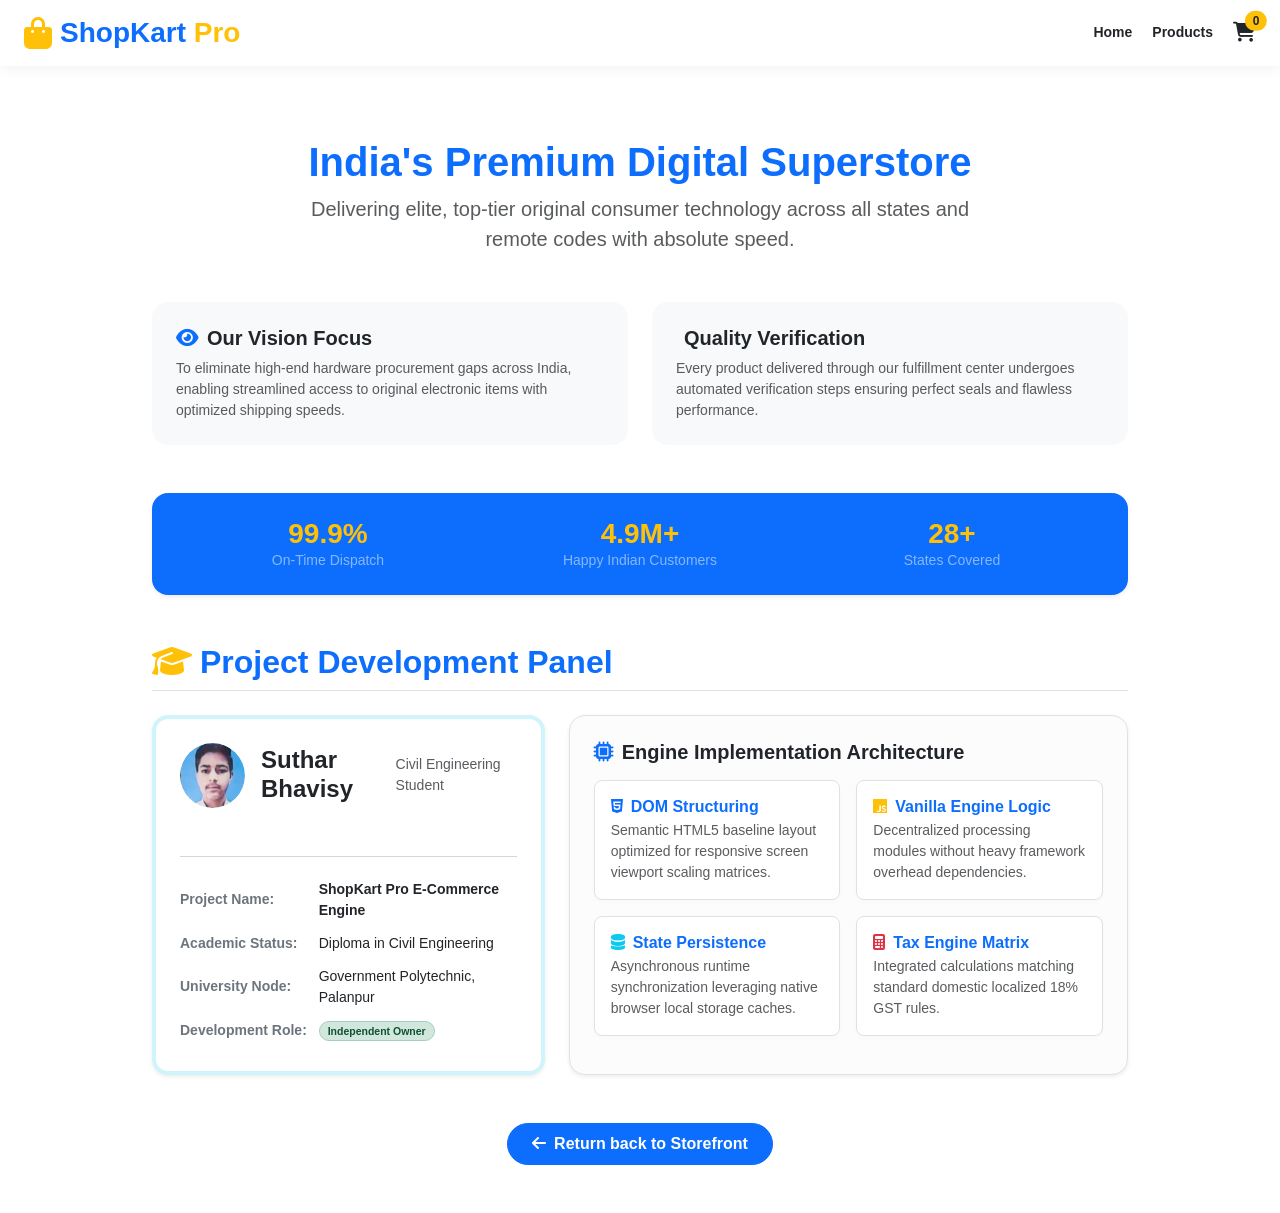
<file: about.html>
<!DOCTYPE html>
<html lang="en">
<head>
    <meta charset="UTF-8">
    <meta name="viewport" content="width=device-width, initial-scale=1.0">
    <title>Profile & Credits | ShopKart Pro</title>
    <link href="https://cdn.jsdelivr.net/npm/bootstrap@5.3.3/dist/css/bootstrap.min.css" rel="stylesheet">
    <link rel="stylesheet" href="https://cdnjs.cloudflare.com/ajax/libs/font-awesome/6.6.0/css/all.min.css">
    <link rel="stylesheet" href="https://cdnjs.cloudflare.com/ajax/libs/animate.css/4.1.1/animate.min.css">
    <link rel="stylesheet" href="Assets/css/style.css">
    <link rel="stylesheet" href="Assets/css/responsive.css">
</head>
<body>

    <header class="main-header py-3">
        <div class="container">
            <div class="row align-items-center">
                <div class="col-6 col-md-4">
                    <a href="index.html" class="navbar-brand text-decoration-none text-primary d-flex align-items-center">
                        <i class="fas fa-shopping-bag fa-2x me-2 text-warning"></i>
                        <h3 class="m-0 fw-bold">ShopKart <span class="text-warning">Pro</span></h3>
                    </a>
                </div>
                <div class="col-6 col-md-8 text-end">
                    <nav class="d-flex align-items-center gap-3 justify-content-end">
                        <a href="index.html" class="text-dark text-decoration-none small fw-bold">Home</a>
                        <a href="products.html" class="text-dark text-decoration-none small fw-bold">Products</a>
                        <a href="cart.html" class="text-dark text-decoration-none position-relative">
                            <i class="fas fa-shopping-cart fa-lg"></i>
                            <span class="position-absolute top-0 start-100 translate-middle badge rounded-pill bg-warning text-dark cart-count">0</span>
                        </a>
                    </nav>
                </div>
            </div>
        </div>
    </header>

    <div class="container my-5 pt-4" style="max-width: 1000px;">
        <div class="text-center mb-5 animate__animated animate__fadeIn">
            <h1 class="fw-bold text-primary mb-2">India's Premium Digital Superstore</h1>
            <p class="lead text-muted mx-auto" style="max-width: 700px;">Delivering elite, top-tier original consumer technology across all states and remote codes with absolute speed.</p>
        </div>

        <div class="row g-4 mb-5">
            <div class="col-md-6">
                <div class="card p-4 bg-light border-0 h-100 rounded-4">
                    <h5 class="fw-bold text-dark mb-2"><i class="fas fa-eye text-primary me-2"></i>Our Vision Focus</h5>
                    <p class="small text-muted mb-0">To eliminate high-end hardware procurement gaps across India, enabling streamlined access to original electronic items with optimized shipping speeds.</p>
                </div>
            </div>
            <div class="col-md-6">
                <div class="card p-4 bg-light border-0 h-100 rounded-4">
                    <h5 class="fw-bold text-dark mb-2"><i class="fas fa-check-shield text-primary me-2"></i>Quality Verification</h5>
                    <p class="small text-muted mb-0">Every product delivered through our fulfillment center undergoes automated verification steps ensuring perfect seals and flawless performance.</p>
                </div>
            </div>
        </div>

        <div class="card p-4 shadow-sm bg-primary text-white text-center border-0 rounded-4 mb-5">
            <div class="row g-2">
                <div class="col-4">
                    <h3 class="fw-bold m-0 text-warning">99.9%</h3>
                    <p class="small mb-0 text-white-50">On-Time Dispatch</p>
                </div>
                <div class="col-4">
                    <h3 class="fw-bold m-0 text-warning">4.9M+</h3>
                    <p class="small mb-0 text-white-50">Happy Indian Customers</p>
                </div>
                <div class="col-4">
                    <h3 class="fw-bold m-0 text-warning">28+</h3>
                    <p class="small mb-0 text-white-50">States Covered</p>
                </div>
            </div>
        </div>

       <section class="my-5 animate__animated animate__fadeIn">
            <div class="border-bottom pb-2 mb-4">
                <h2 class="fw-bold text-primary m-0"><i class="fas fa-graduation-cap text-warning me-2"></i>Project Development Panel</h2>
            </div>
            
            <div class="row g-4">
                <div class="col-lg-5">
                    <div class="card p-4 h-100 shadow-sm border-primary-subtle border-start border-4 rounded-4 bg-white">
                        <div class="d-flex align-items-center mb-3">
                           <div class="d-flex align-items-center mb-3">
                            <div class="bg-primary-subtle text-primary rounded-circle me-3 overflow-hidden d-flex align-items-center justify-content-center" style="width: 65px; height: 65px; min-width: 65px;">
                                <img src="Assets/img/lo.jpg" alt="Bhavisy Suthar" class="rounded-circle" style="width: 100%; height: 100%; object-fit: cover;">
                            </div>
                                <h4 class="fw-bold m-0 text-dark">Suthar Bhavisy</h4>
                                <p class="text-muted small m-0">Civil Engineering Student</p>
                            </div>
                        </div>
                        <hr class="text-muted">
                        <table class="table table-borderless table-sm small mb-0">
                            <tr>
                                <th class="text-secondary fw-semibold ps-0" style="width: 40%;">Project Name:</th>
                                <td class="text-dark fw-bold">ShopKart Pro E-Commerce Engine</td>
                            </tr>
                            <tr>
                                <th class="text-secondary fw-semibold ps-0">Academic Status:</th>
                                <td class="text-dark">Diploma in Civil Engineering</td>
                            </tr>
                            <tr>
                                <th class="text-secondary fw-semibold ps-0">University Node:</th>
                                <td class="text-dark">Government Polytechnic, Palanpur</td>
                            </tr>
                            <tr>
                                <th class="text-secondary fw-semibold ps-0">Development Role:</th>
                                <td class="text-dark"><span class="badge bg-success-subtle text-success border border-success-subtle rounded-pill px-2">Independent Owner</span></td>
                            </tr>
                        </table>
                    </div>
                </div>

                <div class="col-lg-7">
                    <div class="card p-4 h-100 shadow-sm rounded-4 bg-light-subtle border">
                        <h5 class="fw-bold mb-3 text-dark"><i class="fas fa-microchip text-primary me-2"></i>Engine Implementation Architecture</h5>
                        <div class="row g-3">
                            <div class="col-sm-6">
                                <div class="p-3 bg-white border rounded-3 shadow-2xs">
                                    <h6 class="fw-bold mb-1 text-primary"><i class="fab fa-html5 text-orange me-2"></i>DOM Structuring</h6>
                                    <p class="text-muted small mb-0">Semantic HTML5 baseline layout optimized for responsive screen viewport scaling matrices.</p>
                                </div>
                            </div>
                            <div class="col-sm-6">
                                <div class="p-3 bg-white border rounded-3 shadow-2xs">
                                    <h6 class="fw-bold mb-1 text-primary"><i class="fab fa-js text-warning me-2"></i>Vanilla Engine Logic</h6>
                                    <p class="text-muted small mb-0">Decentralized processing modules without heavy framework overhead dependencies.</p>
                                </div>
                            </div>
                            <div class="col-sm-6">
                                <div class="p-3 bg-white border rounded-3 shadow-2xs">
                                    <h6 class="fw-bold mb-1 text-primary"><i class="fas fa-database text-info me-2"></i>State Persistence</h6>
                                    <p class="text-muted small mb-0">Asynchronous runtime synchronization leveraging native browser local storage caches.</p>
                                </div>
                            </div>
                            <div class="col-sm-6">
                                <div class="p-3 bg-white border rounded-3 shadow-2xs">
                                    <h6 class="fw-bold mb-1 text-primary"><i class="fas fa-calculator text-danger me-2"></i>Tax Engine Matrix</h6>
                                    <p class="text-muted small mb-0">Integrated calculations matching standard domestic localized 18% GST rules.</p>
                                </div>
                            </div>
                        </div>
                    </div>
                </div>
            </div>
        </section>
        
        <div class="text-center mt-5">
            <a href="index.html" class="btn btn-primary px-4 py-2 rounded-pill fw-bold"><i class="fas fa-arrow-left me-2"></i>Return back to Storefront</a>
        </div>
    </div>

    <script src="Assets/js/products.js"></script>
    <script src="Assets/js/cart.js"></script>
</body>
</html>
</file>
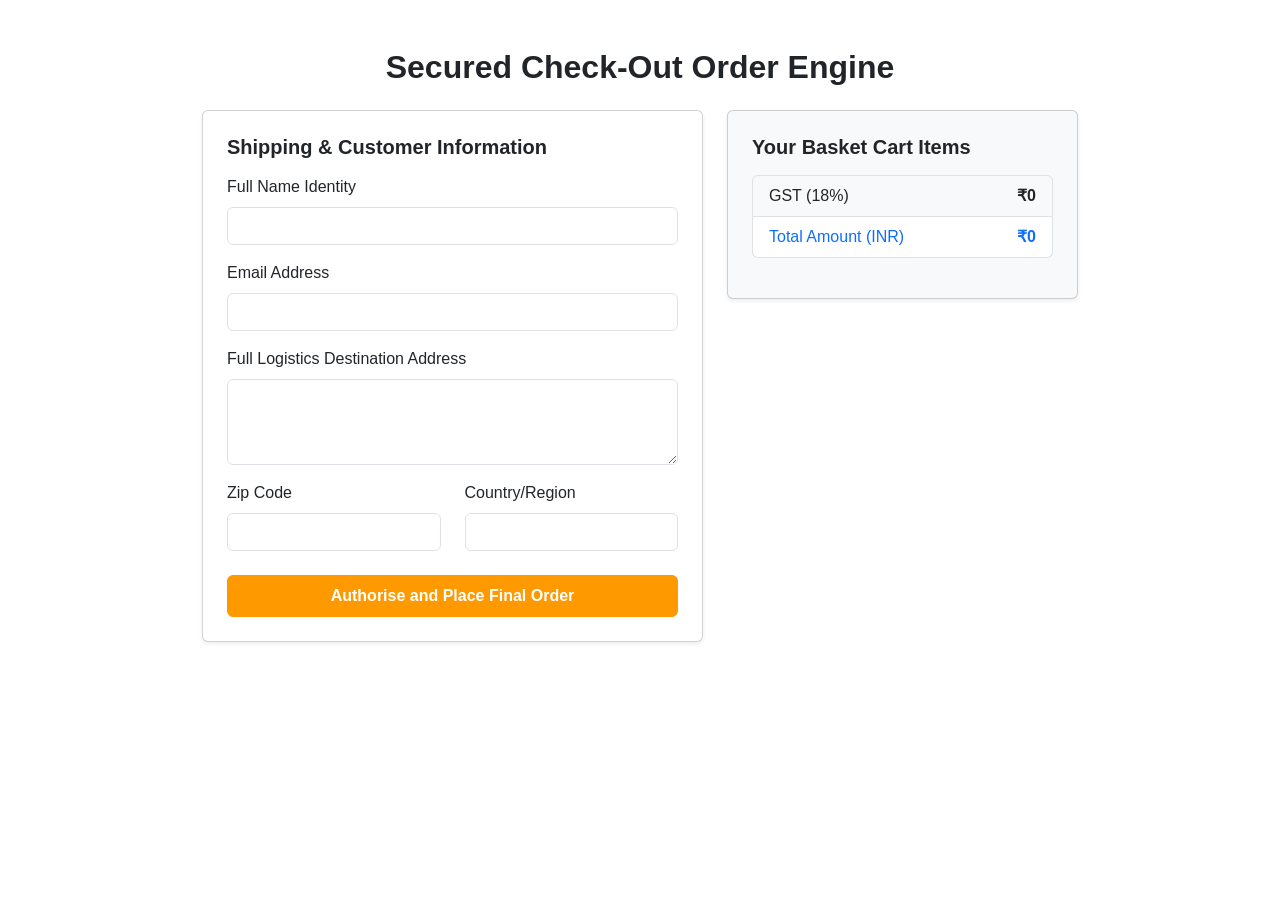
<file: checkout.html>
<!DOCTYPE html>
<html lang="en">
<head>
    <meta charset="UTF-8">
    <meta name="viewport" content="width=device-width, initial-scale=1.0">
    <title>Secured Checkout | ShopKart Pro</title>
    <link href="https://cdn.jsdelivr.net/npm/bootstrap@5.3.3/dist/css/bootstrap.min.css" rel="stylesheet">
    <link rel="stylesheet" href="https://cdnjs.cloudflare.com/ajax/libs/font-awesome/6.6.0/css/all.min.css">
    <link rel="stylesheet" href="Assets/css/style.css">
</head>
<body>
    <div class="container my-5" style="max-width: 900px;">
        <h2 class="text-center fw-bold mb-4">Secured Check-Out Order Engine</h2>
        <div class="row g-4">
            <div class="col-md-7">
                <div class="card p-4 shadow-sm">
                    <h5 class="fw-bold mb-3">Shipping & Customer Information</h5>
                    <form onsubmit="handleCheckoutSubmit(event)">
                        <div class="mb-3"><label class="form-label">Full Name Identity</label><input type="text" class="form-control" required></div>
                        <div class="mb-3"><label class="form-label">Email Address</label><input type="email" class="form-control" required></div>
                        <div class="mb-3"><label class="form-label">Full Logistics Destination Address</label><textarea class="form-control" rows="3" required></textarea></div>
                        <div class="row"><div class="col-md-6 mb-3"><label class="form-label">Zip Code</label><input type="text" class="form-control" required></div><div class="col-md-6 mb-3"><label class="form-label">Country/Region</label><input type="text" class="form-control" required></div></div>
                        <button type="submit" class="btn btn-orange text-white fw-bold w-100 py-2 mt-2">Authorise and Place Final Order</button>
                    </form>
                </div>
            </div>
            <div class="col-md-5">
                <div class="card p-4 shadow-sm bg-light">
                    <h5 class="fw-bold mb-3">Your Basket Cart Items</h5>
                    <div id="checkout-summary-wrapper"></div>
                </div>
            </div>
        </div>
    </div>
    <script src="Assets/js/products.js"></script>
    <script src="Assets/js/cart.js"></script>
</body>
</html>
</file>
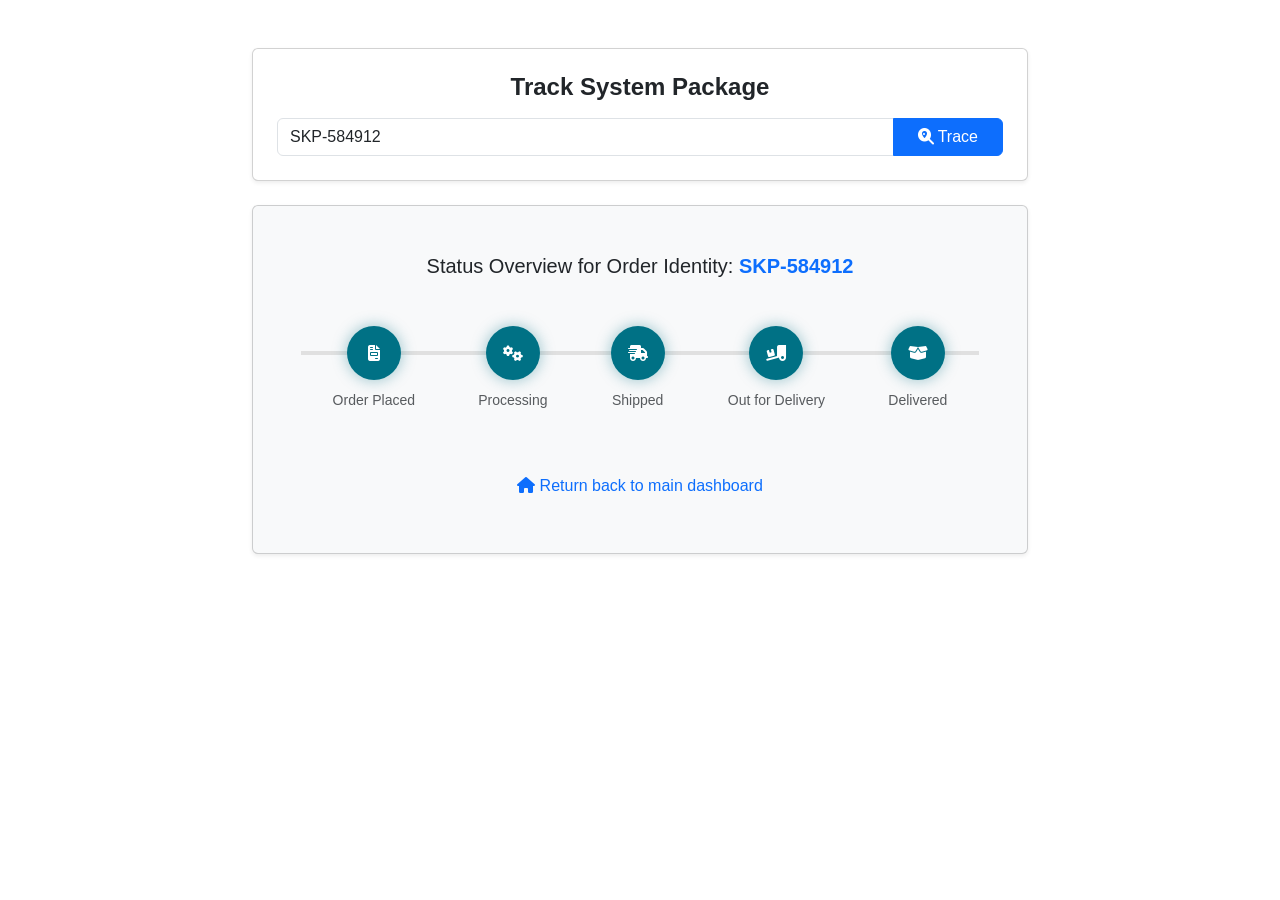
<file: contact.html>
<!DOCTYPE html>
<html lang="en">
<head>
    <meta charset="UTF-8">
    <meta name="viewport" content="width=device-width, initial-scale=1.0">
    <title>Logistics Order Tracking | ShopKart Pro</title>
    <link href="https://cdn.jsdelivr.net/npm/bootstrap@5.3.3/dist/css/bootstrap.min.css" rel="stylesheet">
    <link rel="stylesheet" href="https://cdnjs.cloudflare.com/ajax/libs/font-awesome/6.6.0/css/all.min.css">
    <link rel="stylesheet" href="Assets/css/style.css">
</head>
<body>
    <div class="container my-5" style="max-width: 800px;">
        <div id="tracking-success-alert" class="alert alert-success text-center mb-4 p-4 animate__animated animate__fadeIn" style="display:none;">
            <i class="fas fa-check-circle fa-2x mb-2"></i><h4>Order Registered Successfully!</h4><p class="mb-0">Your payment process verified. Realtime pipeline simulation instantiated below.</p>
        </div>
        <div class="card p-4 shadow-sm mb-4">
            <h4 class="fw-bold mb-3 text-center">Track System Package</h4>
            <div class="input-group"><input type="text" id="tracking-id-input" class="form-control" placeholder="Enter alphanumeric code (e.g. SKP-123456)"><button id="track-submit-btn" class="btn btn-primary px-4"><i class="fas fa-search-location"></i> Trace</button></div>
        </div>
        <div class="card p-5 shadow-sm bg-light text-center">
            <h5>Status Overview for Order Identity: <span id="display-order-id" class="text-primary fw-bold">...</span></h5>
            <div class="tracking-wrapper">
                <div class="tracking-step"><div class="icon-shape"><i class="fas fa-file-invoice"></i></div><p class="small text-muted mb-0">Order Placed</p></div>
                <div class="tracking-step"><div class="icon-shape"><i class="fas fa-cogs"></i></div><p class="small text-muted mb-0">Processing</p></div>
                <div class="tracking-step"><div class="icon-shape"><i class="fas fa-shipping-fast"></i></div><p class="small text-muted mb-0">Shipped</p></div>
                <div class="tracking-step"><div class="icon-shape"><i class="fas fa-truck-ramp-box"></i></div><p class="small text-muted mb-0">Out for Delivery</p></div>
                <div class="tracking-step"><div class="icon-shape"><i class="fas fa-box-open"></i></div><p class="small text-muted mb-0">Delivered</p></div>
            </div>
            <a href="index.html" class="btn btn-link text-decoration-none mt-3"><i class="fas fa-home"></i> Return back to main dashboard</a>
        </div>
    </div>
    <script src="Assets/js/tracking.js"></script>
</body>
</html>
</file>
<file: Assets/css/style.css>
/* Core Styling Rules Systems */
:root {
    --primary: #007185;
    --primary-dark: #004b58;
    --orange: #ff9900;
    --orange-dark: #e68a00;
    --bg-light: #f8f9fa;
    --text-dark: #212529;
    --white: #ffffff;
    --shadow-premium: 0 8px 32px 0 rgba(0, 113, 133, 0.08);
    --glass-bg: rgba(255, 255, 255, 0.75);
    --glass-border: rgba(255, 255, 255, 0.18);
}

body {
    font-family: 'Poppins', sans-serif;
    background-color: var(--white);
    color: var(--text-dark);
    overflow-x: hidden;
}

/* Helper Utilities Layout adjustments */
.d-between { display: flex; justify-content: space-between; align-items: center; }
.btn-orange { background-color: var(--orange); border-color: var(--orange); }
.btn-orange:hover { background-color: var(--orange-dark); border-color: var(--orange-dark); color: white; }
.text-clamp-2 { display: -webkit-box; -webkit-line-clamp: 2; -webkit-box-orient: vertical; overflow: hidden; }

/* Sticky Premium Navigation Header Elements */
/* Premium Navigation Header Fixed Fix */
.main-header {
    background-color: var(--white);
    box-shadow: 0 2px 15px rgba(0,0,0,0.06);
    transition: all 0.3s ease;
    z-index: 1000;
    width: 100%;
}

.main-header .container {
    max-width: 100% !important;
    padding-left: 24px !important;
    padding-right: 24px !important;
}

/* Ensure the layout row alignment behaves correctly */
.main-header .row {
    display: flex !important;
    align-items: center !important;
    justify-content: space-between !important;
    flex-wrap: nowrap !important; /* Prevents dropping lines */
}

/* Fix navbar dimensions to give spacing */
.main-header nav {
    display: flex !important;
    align-items: center !important;
    gap: 20px !important;
    justify-content: flex-end !important;
}

/* Ensure search input layout remains clean */
.main-header .input-group {
    box-shadow: 0 2px 6px rgba(0, 0, 0, 0.03);
    border-radius: 8px;
    overflow: hidden;
}

/* Fix header positioning relative to content page blocks */
body {
    padding-top: 0px; /* Base */
}

.main-header.sticky {
    position: fixed;
    top: 0; left: 0; right: 0;
    background: var(--glass-bg);
    backdrop-filter: blur(12px);
    -webkit-backdrop-filter: blur(12px);
    border-bottom: 1px solid var(--glass-border);
    box-shadow: var(--shadow-premium);
}

/* Keep breadcrumbs and details page content neatly padded under nav */
#product-detail-view-mount {
    margin-top: 40px !important;
    padding-top: 10px;
}

.breadcrumb {
    background: transparent;
    padding: 0;
    margin-bottom: 24px !important;
}

/* Slider Section Hero */
.hero-slider-container {
    overflow: hidden;
    position: relative;
    border-radius: 12px;
    margin-top: 20px;
}
.hero-slider-inner {
    display: flex;
    transition: transform 0.6s cubic-bezier(0.25, 1, 0.5, 1);
    width: 300%;
}
.slide-img {
    width: 100%;
    max-height: 400px;
    object-fit: cover;
}

/* Glassmorphism Accented Cards Structure */
.product-card {
    border: 1px solid rgba(0, 0, 0, 0.08);
    background: var(--white);
    border-radius: 16px;
    transition: all 0.3s cubic-bezier(0.25, 0.8, 0.25, 1);
    height: 100%;
}
.product-card:hover {
    transform: translateY(-8px);
    box-shadow: var(--shadow-premium);
    border-color: var(--primary);
}
.image-standard {
    height: 200px;
    object-fit: contain;
    transition: transform 0.3s ease;
}
.product-card:hover .image-standard {
    transform: scale(1.05);
}

/* Interactive Timelines Layout Components */
.tracking-wrapper {
    display: flex;
    justify-content: space-between;
    position: relative;
    margin: 40px 0;
}
.tracking-wrapper::before {
    content: '';
    position: absolute;
    top: 25px; left: 0; right: 0;
    height: 4px; background-color: #e0e0e0;
    z-index: 1;
}
.tracking-step {
    position: relative;
    z-index: 2;
    text-align: center;
    flex-grow: 1;
}
.tracking-step .icon-shape {
    width: 54px; height: 54px;
    border-radius: 50%;
    background-color: #e0e0e0;
    color: white;
    display: inline-flex; align-items: center; justify-content: center;
    margin-bottom: 10px;
    transition: all 0.4s ease;
}
.tracking-step.active .icon-shape {
    background-color: var(--primary);
    box-shadow: 0 0 15px rgba(0,113,133,0.4);
}
.tracking-step.active text { color: var(--primary); font-weight: 600; }

/* Custom Toasts System Dynamic alerts */
.toast-notification {
    position: fixed;
    bottom: 30px; right: 30px;
    background: rgba(0, 113, 133, 0.95);
    color: white;
    padding: 16px 28px;
    border-radius: 12px;
    backdrop-filter: blur(8px);
    box-shadow: 0 10px 30px rgba(0,0,0,0.15);
    z-index: 9999;
    display: flex; align-items: center; gap: 12px;
}

/* Global Footer Layout configuration */
.premium-footer {
    background-color: blue;
    color: black;
}
.premium-footer a { color: black; text-decoration: none; transition: color 0.2s; }
.premium-footer a:hover { color: var(--orange); }

.bh {
    color: red;
}

#back-to-top {
    position: fixed;
    bottom: 30px; left: 30px;
    display: none; z-index: 999;
    border-radius: 50%; width: 45px; height: 45px;
}

/* Premium Empty Cart Layout */
.empty-cart-container {
    display: flex;
    flex-direction: column;
    align-items: center;
    justify-content: center;
    min-height: 400px;
    background: #ffffff;
    border: 1px solid rgba(0, 0, 0, 0.06);
    border-radius: 16px;
    box-shadow: 0 4px 20px rgba(0, 0, 0, 0.02);
    padding: 40px;
    margin: 20px auto;
    text-align: center;
    animation: fadeIn 0.5s ease-in-out;
}

.empty-cart-container i {
    color: #a0aec0;
    margin-bottom: 24px;
    background: #f7fafc;
    padding: 30px;
    border-radius: 50%;
    border: 1px dashed #e2e8f0;
}

.empty-cart-container h3 {
    font-weight: 700;
    color: #2d3748;
    margin-bottom: 12px;
}

.empty-cart-container p {
    color: #718096;
    max-width: 400px;
    margin-bottom: 28px;
    font-size: 0.95rem;
}

.empty-cart-container .btn {
    padding: 12px 32px;
    font-weight: 600;
    border-radius: 8px;
    box-shadow: 0 4px 12px rgba(0, 113, 133, 0.2);
    transition: all 0.2s ease;
}

.empty-cart-container .btn:hover {
    transform: translateY(-2px);
    box-shadow: 0 6px 16px rgba(0, 113, 133, 0.3);
}

/* Assignment Project Profile Custom Styles */
.border-primary-subtle {
    border-color: #cff4fc !important;
}

.bg-primary-subtle {
    background-color: #cff4fc !important;
}

.bg-success-subtle {
    background-color: #d1e7dd !important;
}

.text-success {
    color: #0f5132 !important;
}

.shadow-2xs {
    box-shadow: 0 2px 4px rgba(0,0,0,0.02);
}

/* Ensure academic tables fit without breaking alignment grid blocks */
.table-borderless th, .table-borderless td {
    padding-top: 6px;
    padding-bottom: 6px;
    vertical-align: middle;
}

/* ================= REENGINEERED RESPONSIVE FLEX NAVBAR CONTROLS ================= */
.navbar-flex-container {
    display: flex;
    align-items: center;
    justify-content: space-between;
    width: 100%;
}

.navbar-search-wrapper {
    flex-grow: 1;
    max-width: 600px;
}

.navbar-actions-group {
    display: flex;
    align-items: center;
    gap: 20px;
}

.desktop-nav-links {
    display: flex;
    align-items: center;
    gap: 20px;
}

.mobile-menu-toggle-btn {
    display: none; /* Hidden by default layout on desktop monitors */
}

/* Slide-out Drawer Panel Elements styling rules */
.mobile-nav-sidebar {
    position: fixed;
    top: 0;
    right: -300px; /* Hidden offscreen natively */
    width: 300px;
    height: 100%;
    background: #ffffff;
    box-shadow: -4px 0 20px rgba(0,0,0,0.1);
    z-index: 9999;
    transition: right 0.3s cubic-bezier(0.25, 1, 0.5, 1);
}

.mobile-nav-sidebar.open-active {
    right: 0; /* Animated entry view matrix */
}

.sidebar-overlay-backdrop {
    position: fixed;
    top: 0; left: 0;
    width: 100%; height: 100%;
    background: rgba(0,0,0,0.4);
    z-index: 9998;
    display: none;
    opacity: 0;
    transition: opacity 0.3s ease;
}

.sidebar-overlay-backdrop.open-active {
    display: block;
    opacity: 1;
}

/* Responsive adjustments across mobile viewports scales breakpoints */
@media (max-width: 768px) {
    .desktop-nav-links {
        display: none !important; /* Hide standard text links safely */
    }
    
    .mobile-menu-toggle-btn {
        display: block !important; /* Expose the interactive menu trigger toggle icon */
    }
    
    .navbar-search-wrapper {
        display: none !important; /* Hides bulky search fields on narrow views so branding fits cleanly */
    }
    
    .navbar-logo-brand h3 {
        font-size: 1.25rem;
    }
}
</file>
<file: Assets/css/responsive.css>
/* Custom Responsive Rules Systems Across Nine Absolute Target Resolutions */

/* 1600px Screen Width optimization */
@media (min-width: 1600px) {
    .container { max-width: 1520px; }
}

/* 1400px Display Scaling */
@media (max-width: 1400px) and (min-width: 1201px) {
    .container { max-width: 1320px; }
}

/* 1200px Grid Conversions */
@media (max-width: 1200px) {
    .slide-img { max-height: 340px; }
}

/* 992px Tablets Landscape orientation modes */
@media (max-width: 992px) {
    .hero-slider-container { margin-top: 10px; }
    .btn-group-grid { flex-direction: column; }
    .tracking-wrapper { flex-wrap: wrap; justify-content: center; gap: 20px; }
    .tracking-wrapper::before { display: none; }
    .tracking-step { flex-basis: 40%; }
}

/* 768px Tablets Portrait Orientation Layout rules */
@media (max-width: 768px) {
    .main-header .row { gap: 12px; }
    .slide-img { max-height: 240px; }
    .cart-item-row { text-align: center; }
}

/* 576px Standard Small Handset adaptations */
@media (max-width: 576px) {
    .fs-4 { font-size: 1.2rem !important; }
    .tracking-step { flex-basis: 100%; }
}

/* 425px Mini Handheld Matrix scaling */
@media (max-width: 425px) {
    .slide-img { max-height: 180px; }
    .navbar-brand h3 { font-size: 1.25rem; }
}

/* 375px Device constraints modifications */
@media (max-width: 375px) {
    .btn { padding: .25rem .5rem; font-size: .875rem; }
}

/* 320px Legacy Ultra-Narrow displays optimizations */
@media (max-width: 320px) {
    body { font-size: 13px; }
    .container { padding-left: 8px; padding-right: 8px; }
}
</file>
